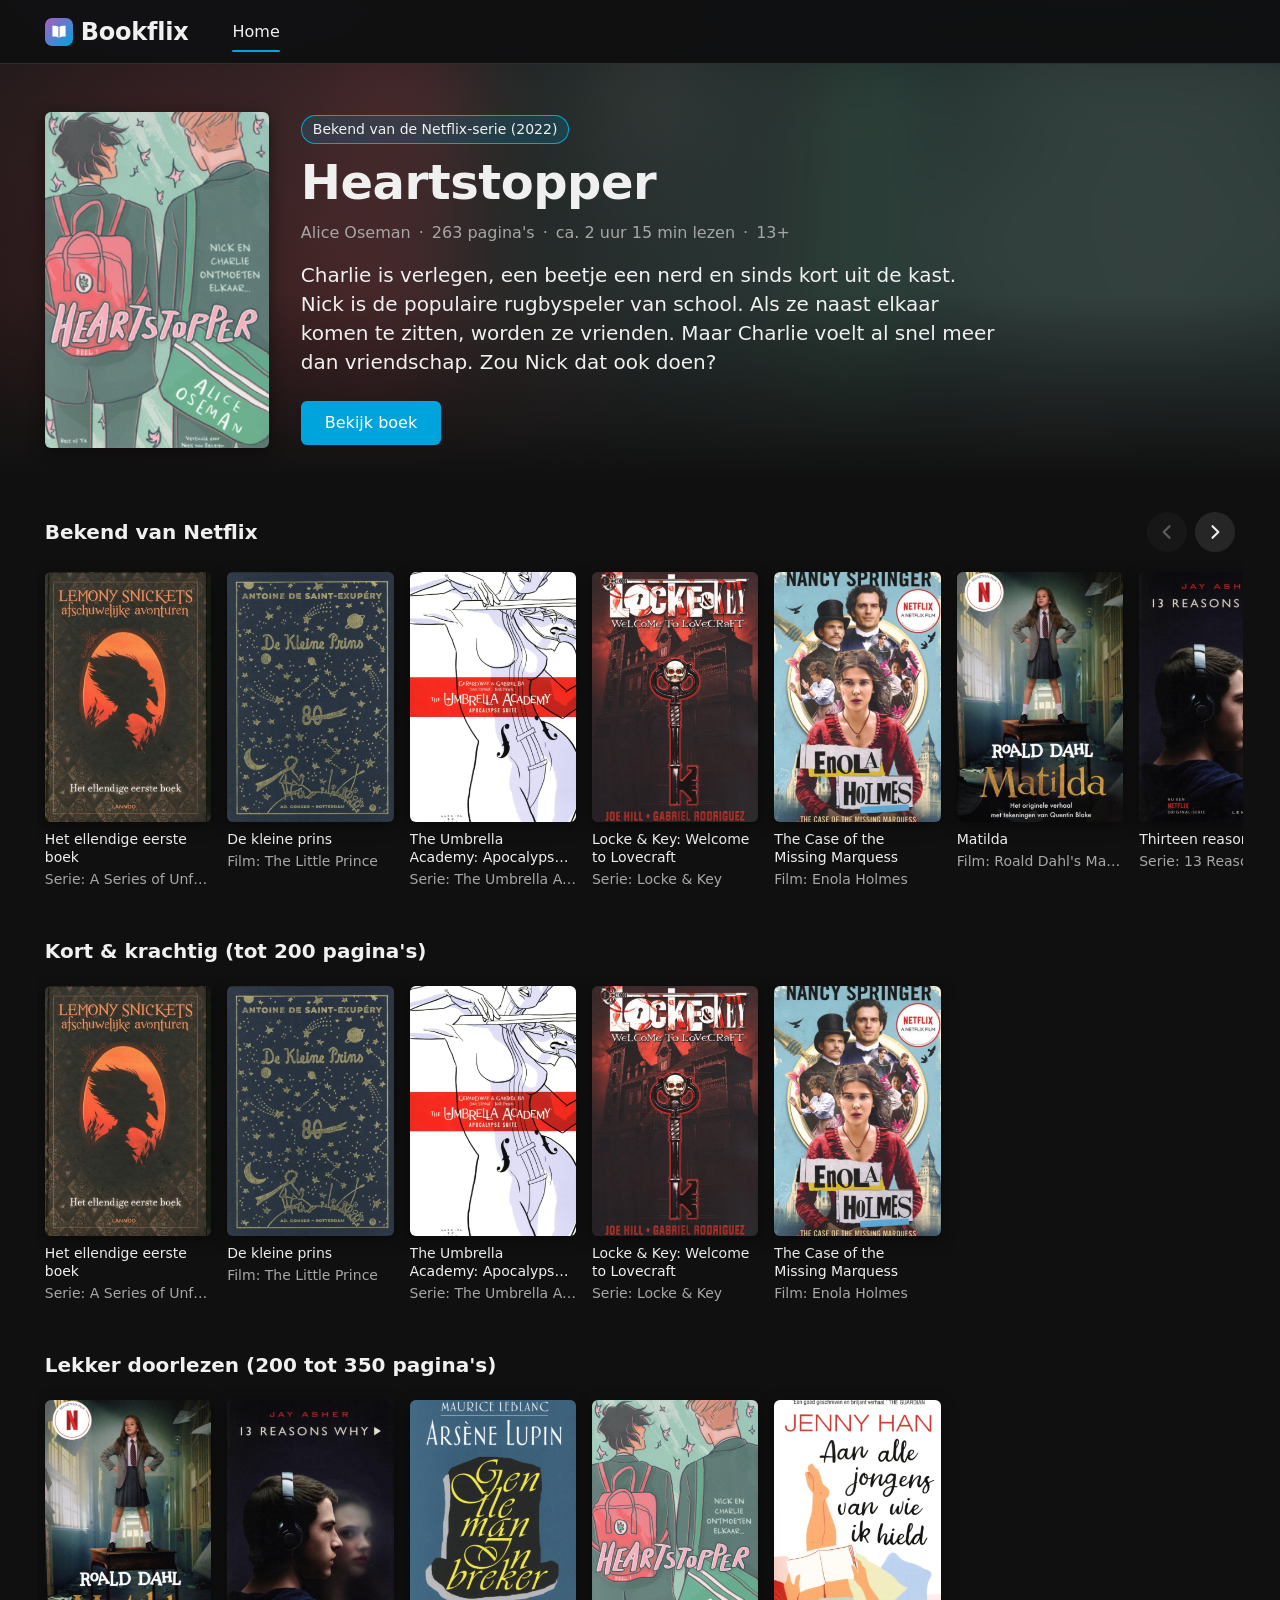
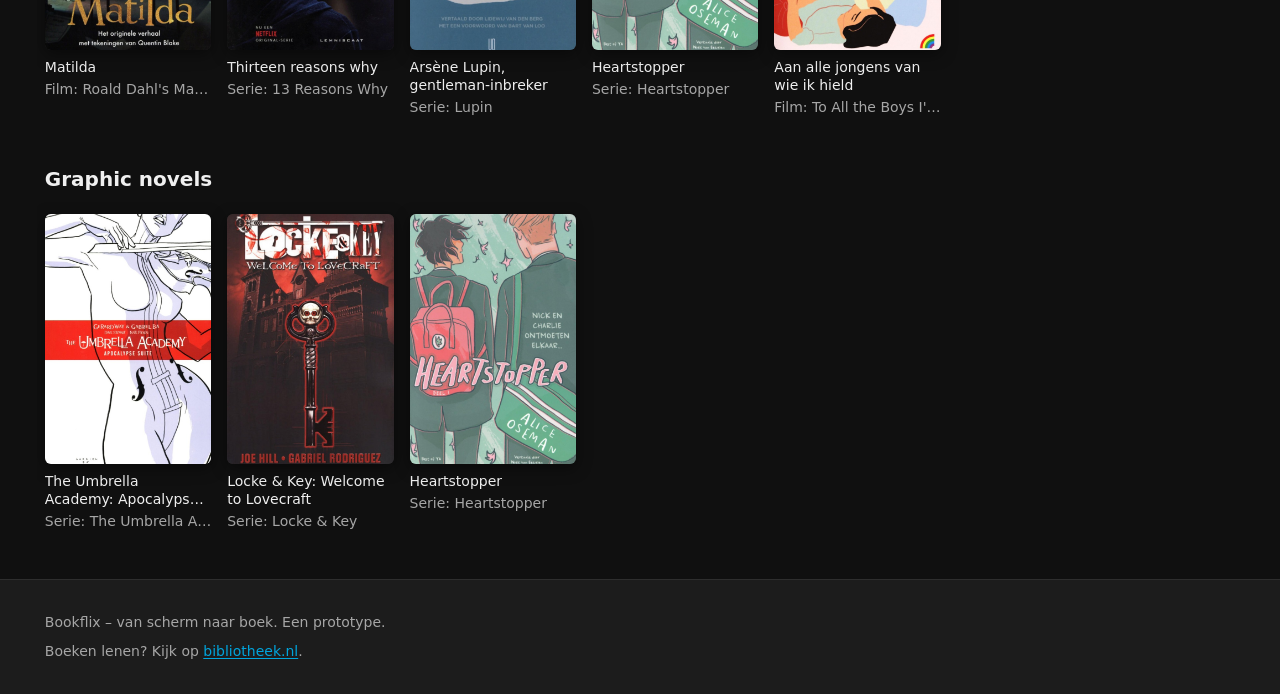
<file: index.html>
<!doctype html>
<html lang="nl">
<head>
  <meta charset="utf-8">
  <meta name="viewport" content="width=device-width, initial-scale=1">
  <title>Bookflix – van scherm naar boek</title>
  <meta name="description" content="Ken je de film of serie al? Ontdek het boek erachter op Bookflix.">
  <link rel="stylesheet" href="css/tokens.css">
  <link rel="stylesheet" href="css/base.css">
  <link rel="stylesheet" href="css/home.css">
</head>
<body>
  <a class="skip-link" href="#inhoud">Naar inhoud</a>

  <header class="site-header">
    <div class="container site-header__inner">
      <a class="site-logo" href="index.html">
        <svg class="site-logo__mark" viewBox="0 0 32 32" aria-hidden="true" focusable="false">
          <defs>
            <linearGradient id="logo-gradient" x1="0" y1="0" x2="1" y2="1">
              <stop offset="0" stop-color="#aa5cc3"/>
              <stop offset="1" stop-color="#00a4dc"/>
            </linearGradient>
          </defs>
          <rect width="32" height="32" rx="8" fill="url(#logo-gradient)"/>
          <path d="M16 10.5c-2.2-1.5-5-2-7.5-1.6v12.3c2.5-.4 5.3.1 7.5 1.6 2.2-1.5 5-2 7.5-1.6V8.9c-2.5-.4-5.3.1-7.5 1.6Z" fill="#fff"/>
          <path d="M16 10.5v12.3" stroke="#5f86d0" stroke-width="1.4"/>
        </svg>
        <span>Bookflix</span>
      </a>
      <nav class="site-nav" aria-label="Hoofdmenu">
        <ul>
          <li><a href="index.html" aria-current="page">Home</a></li>
        </ul>
      </nav>
    </div>
  </header>

  <main id="inhoud" class="site-main home" tabindex="-1">
    <h1 class="visually-hidden">Bookflix: van scherm naar boek</h1>
    <div id="hero"></div>
    <div class="container">
      <p id="home-status" class="home-status" role="status"></p>
      <noscript>
        <p class="home-status">Zet JavaScript aan om de boeken te zien.</p>
      </noscript>
    </div>
    <div id="rijen" class="container home-rows"></div>
  </main>

  <footer class="site-footer">
    <div class="container">
      <p>Bookflix – van scherm naar boek. Een prototype.</p>
      <p>Boeken lenen? Kijk op <a href="https://www.bibliotheek.nl" target="_blank" rel="noopener">bibliotheek.nl</a>.</p>
    </div>
  </footer>

  <script type="module" src="js/home.js"></script>
</body>
</html>
</file>
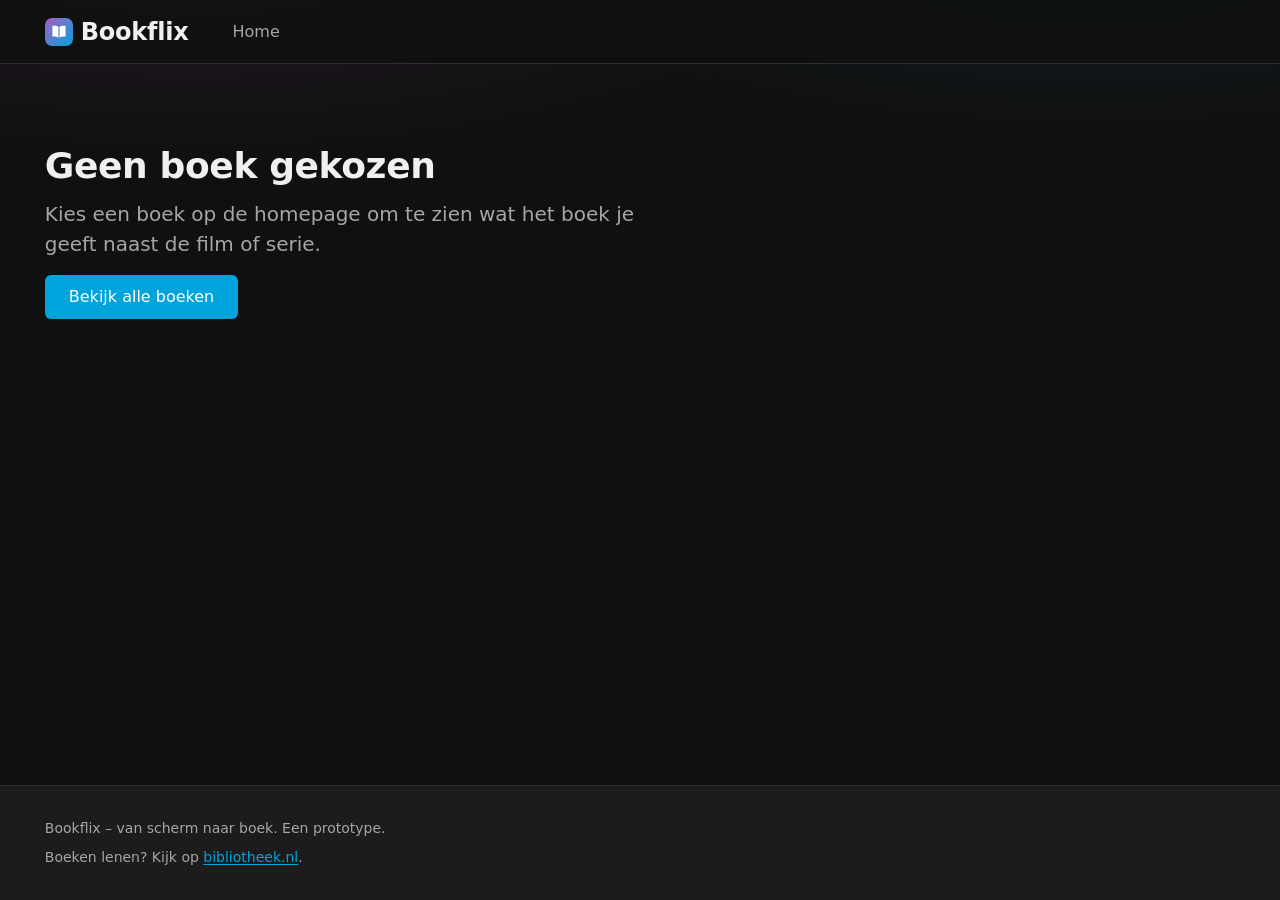
<file: boek.html>
<!doctype html>
<html lang="nl">
<head>
  <meta charset="utf-8">
  <meta name="viewport" content="width=device-width, initial-scale=1">
  <title>Boek – Bookflix</title>
  <meta name="description" content="Lees wat het boek je geeft naast de film of serie.">
  <link rel="stylesheet" href="css/tokens.css">
  <link rel="stylesheet" href="css/base.css">
  <link rel="stylesheet" href="css/detail.css">
  <script type="module" src="js/detail.js"></script>
  <!-- Without JavaScript the page never loads, so only the <noscript> message in main shows. -->
  <noscript><style>.detail-loading { display: none; }</style></noscript>
</head>
<body>
  <a class="skip-link" href="#inhoud">Naar inhoud</a>

  <header class="site-header">
    <div class="container site-header__inner">
      <a class="site-logo" href="index.html">
        <svg class="site-logo__mark" viewBox="0 0 32 32" aria-hidden="true" focusable="false">
          <defs>
            <linearGradient id="logo-gradient" x1="0" y1="0" x2="1" y2="1">
              <stop offset="0" stop-color="#aa5cc3"/>
              <stop offset="1" stop-color="#00a4dc"/>
            </linearGradient>
          </defs>
          <rect width="32" height="32" rx="8" fill="url(#logo-gradient)"/>
          <path d="M16 10.5c-2.2-1.5-5-2-7.5-1.6v12.3c2.5-.4 5.3.1 7.5 1.6 2.2-1.5 5-2 7.5-1.6V8.9c-2.5-.4-5.3.1-7.5 1.6Z" fill="#fff"/>
          <path d="M16 10.5v12.3" stroke="#5f86d0" stroke-width="1.4"/>
        </svg>
        <span>Bookflix</span>
      </a>
      <nav class="site-nav" aria-label="Hoofdmenu">
        <ul>
          <li><a href="index.html">Home</a></li>
        </ul>
      </nav>
    </div>
  </header>

  <main id="inhoud" class="site-main" tabindex="-1">
    <div class="container" id="book-detail" aria-busy="true">
      <p class="detail-loading">Boek wordt geladen…</p>
      <noscript>
        <h1 class="page-title">Boekdetails</h1>
        <p class="lead">Zet JavaScript aan om de gegevens van dit boek te zien.</p>
        <p><a href="index.html">Terug naar home</a></p>
      </noscript>
    </div>
  </main>

  <footer class="site-footer">
    <div class="container">
      <p>Bookflix – van scherm naar boek. Een prototype.</p>
      <p>Boeken lenen? Kijk op <a href="https://www.bibliotheek.nl" target="_blank" rel="noopener">bibliotheek.nl</a>.</p>
    </div>
  </footer>
</body>
</html>
</file>
<file: css/tokens.css>
/* Design tokens: dark media-library theme (charcoal surfaces, blue accent,
   purple-to-blue brand gradient), inspired by self-hosted media players such as Jellyfin. */
:root {
  color-scheme: dark;

  /* Colours */
  --color-bg: #101010;
  --color-surface: #1c1c1c;
  --color-surface-raised: #262626;
  --color-surface-hover: #303030;
  --color-border: #2e2e2e;
  --color-text: #f0f0f0;
  --color-text-muted: #a6a6a6;
  --color-accent: #00a4dc;
  --color-accent-hover: #1bb4ea;
  --color-accent-soft: rgba(0, 164, 220, 0.16);
  --color-accent-secondary: #aa5cc3;
  --color-on-accent: #ffffff;
  --color-focus: #00a4dc;
  --gradient-brand: linear-gradient(135deg, var(--color-accent-secondary), var(--color-accent));
  --color-header-bg: rgba(16, 16, 16, 0.8);

  /* Typography */
  --font-sans: "Noto Sans", system-ui, -apple-system, "Segoe UI", Roboto, "Helvetica Neue", Arial, sans-serif;
  --font-size-sm: 0.875rem;
  --font-size-base: 1rem;
  --font-size-lg: 1.25rem;
  --font-size-xl: 1.5rem;
  --font-size-2xl: 2.25rem;
  --line-height: 1.5;
  --font-weight-medium: 500;
  --font-weight-bold: 600;

  /* Spacing */
  --space-1: 0.25rem;
  --space-2: 0.5rem;
  --space-3: 0.75rem;
  --space-4: 1rem;
  --space-6: 1.5rem;
  --space-8: 2rem;
  --space-12: 3rem;

  /* Shape and layout */
  --radius-sm: 6px;
  --radius-md: 10px;
  --radius-pill: 999px;
  --shadow-card: 0 4px 16px rgba(0, 0, 0, 0.45);
  --header-height: 4rem;
  --content-max-width: 1600px;
  --gutter: clamp(1rem, 3.5vw, 3rem);

  /* Motion */
  --transition-fast: 150ms ease-out;
}
</file>
<file: css/base.css>
/* Reset, layout, header, footer and shared components. Requires tokens.css. */

*,
*::before,
*::after {
  box-sizing: border-box;
}

* {
  margin: 0;
}

html {
  -webkit-text-size-adjust: 100%;
  /* Keep anchor and skip-link targets clear of the sticky header. */
  scroll-padding-top: var(--header-height);
}

body {
  min-height: 100vh;
  display: flex;
  flex-direction: column;
  /* A faint brand-coloured glow behind the header, fading into the charcoal background. */
  background:
    radial-gradient(ellipse 80% 40% at 15% -10%, rgba(170, 92, 195, 0.14), transparent 70%),
    radial-gradient(ellipse 70% 35% at 85% -10%, rgba(0, 164, 220, 0.12), transparent 70%),
    var(--color-bg);
  background-repeat: no-repeat;
  color: var(--color-text);
  font-family: var(--font-sans);
  font-size: var(--font-size-base);
  line-height: var(--line-height);
  -webkit-font-smoothing: antialiased;
}

img,
svg {
  display: block;
  max-width: 100%;
}

button {
  font: inherit;
}

a {
  color: inherit;
}

:focus-visible {
  outline: 3px solid var(--color-focus);
  outline-offset: 2px;
}

@media (prefers-reduced-motion: reduce) {
  *,
  *::before,
  *::after {
    transition-duration: 0.01ms !important;
    animation-duration: 0.01ms !important;
    scroll-behavior: auto !important;
  }
}

/* Utilities */

.container {
  width: 100%;
  max-width: var(--content-max-width);
  margin-inline: auto;
  padding-inline: var(--gutter);
}

.visually-hidden {
  position: absolute;
  width: 1px;
  height: 1px;
  padding: 0;
  overflow: hidden;
  clip: rect(0 0 0 0);
  white-space: nowrap;
  border: 0;
}

.skip-link {
  position: absolute;
  top: var(--space-2);
  left: var(--space-2);
  z-index: 100;
  padding: var(--space-2) var(--space-4);
  background: var(--color-surface-raised);
  border-radius: var(--radius-sm);
  transform: translateY(-200%);
}

.skip-link:focus {
  transform: none;
}

/* Header */

.site-header {
  position: sticky;
  top: 0;
  z-index: 10;
  height: var(--header-height);
  background: var(--color-header-bg);
  -webkit-backdrop-filter: blur(12px);
  backdrop-filter: blur(12px);
  border-bottom: 1px solid var(--color-border);
}

.site-header__inner {
  display: flex;
  align-items: center;
  gap: var(--space-8);
  height: 100%;
}

.site-logo {
  display: inline-flex;
  align-items: center;
  gap: var(--space-2);
  color: var(--color-text);
  font-size: var(--font-size-xl);
  font-weight: var(--font-weight-bold);
  letter-spacing: -0.01em;
  text-decoration: none;
}

.site-logo__mark {
  width: 1.75rem;
  height: 1.75rem;
  flex-shrink: 0;
}

/* Navigation as tabs: the current page gets an accent underline. */
.site-nav ul {
  display: flex;
  gap: var(--space-2);
  padding: 0;
  list-style: none;
}

.site-nav a {
  display: block;
  position: relative;
  padding: var(--space-2) var(--space-3);
  border-radius: var(--radius-sm);
  color: var(--color-text-muted);
  font-weight: var(--font-weight-medium);
  text-decoration: none;
  transition: color var(--transition-fast), background-color var(--transition-fast);
}

.site-nav a:hover {
  background: var(--color-surface-raised);
  color: var(--color-text);
}

.site-nav a[aria-current="page"] {
  color: var(--color-text);
}

.site-nav a[aria-current="page"]::after {
  content: "";
  position: absolute;
  right: var(--space-3);
  bottom: 0;
  left: var(--space-3);
  height: 2px;
  border-radius: 2px;
  background: var(--color-accent);
}

/* Main */

.site-main {
  flex: 1;
  padding-block: var(--space-8);
}

.page-title {
  font-size: var(--font-size-2xl);
  font-weight: var(--font-weight-bold);
  line-height: 1.2;
  letter-spacing: -0.01em;
}

/* Heading above a row of cards, for carousels and "Meer zoals dit". */
.section-title {
  display: flex;
  align-items: center;
  gap: var(--space-2);
  margin-bottom: var(--space-3);
  font-size: var(--font-size-lg);
  font-weight: var(--font-weight-bold);
}

.lead {
  margin-top: var(--space-3);
  color: var(--color-text-muted);
  font-size: var(--font-size-lg);
}

/* Buttons */

.btn {
  display: inline-flex;
  align-items: center;
  justify-content: center;
  gap: var(--space-2);
  min-height: 2.75rem;
  padding: var(--space-2) var(--space-6);
  border: 0;
  border-radius: var(--radius-sm);
  background: var(--color-surface-raised);
  color: var(--color-text);
  font-weight: var(--font-weight-medium);
  text-decoration: none;
  cursor: pointer;
  transition: background-color var(--transition-fast);
}

.btn:hover {
  background: var(--color-surface-hover);
}

.btn-primary {
  background: var(--color-accent);
  color: var(--color-on-accent);
}

.btn-primary:hover {
  background: var(--color-accent-hover);
}

/* Cover: a 2:3 frame used in the hero, the cards and the detail page (see createCover in js/dom.js) */

.cover {
  position: relative;
  aspect-ratio: 2 / 3;
  overflow: hidden;
  border-radius: var(--radius-sm);
  background: var(--color-surface-raised);
  box-shadow: var(--shadow-card);
}

.cover__image {
  width: 100%;
  height: 100%;
  object-fit: cover;
}

/* Placeholder: the generic cover with the book title on top. */
.cover__title {
  position: absolute;
  inset: auto 0 0;
  padding: var(--space-6) var(--space-3) var(--space-3);
  background: linear-gradient(transparent, rgba(0, 0, 0, 0.75));
  color: var(--color-text);
  font-size: var(--font-size-sm);
  font-weight: var(--font-weight-bold);
  line-height: 1.3;
  text-align: center;
  overflow-wrap: anywhere;
}

/* Badge, for example "Bekend van de Netflix-serie (2022)". */
.badge {
  display: inline-block;
  padding: var(--space-1) var(--space-3);
  border-radius: var(--radius-pill);
  background: var(--color-accent-soft);
  color: var(--color-text);
  font-size: var(--font-size-sm);
  font-weight: var(--font-weight-medium);
  box-shadow: inset 0 0 0 1px var(--color-accent);
}

/* Footer */

.site-footer {
  padding-block: var(--space-8);
  border-top: 1px solid var(--color-border);
  background: var(--color-surface);
  color: var(--color-text-muted);
  font-size: var(--font-size-sm);
}

.site-footer a {
  color: var(--color-accent);
  text-underline-offset: 2px;
}

.site-footer a:hover {
  color: var(--color-accent-hover);
}

.site-footer p + p {
  margin-top: var(--space-2);
}
</file>
<file: css/home.css>
/* Home page: hero banner and book carousels. Requires tokens.css and base.css. */

.home {
  /* The hero sits directly under the header. */
  padding-top: 0;
}

.home-status {
  padding-block: var(--space-8);
  color: var(--color-text-muted);
}

/* The status is a live region, so it stays rendered (and in the accessibility
   tree) while empty; only its padding is dropped. */
.home-status:empty {
  padding-block: 0;
}

/* Hero */

.hero {
  position: relative;
  isolation: isolate;
  overflow: hidden;
  margin-bottom: var(--space-8);
}

/* Blurred copy of the cover as a backdrop. home.js sets --hero-backdrop to an
   absolute url(), so it resolves the same wherever the variable is used. */
.hero::before {
  content: "";
  position: absolute;
  inset: 0;
  z-index: -2;
  background: var(--hero-backdrop, none) center / cover no-repeat;
  filter: blur(40px) saturate(1.2) brightness(0.45);
  transform: scale(1.2);
}

/* Fades the backdrop into the page background at the bottom and the left. */
.hero::after {
  content: "";
  position: absolute;
  inset: 0;
  z-index: -1;
  background:
    linear-gradient(to bottom, transparent 55%, var(--color-bg)),
    linear-gradient(to right, color-mix(in srgb, var(--color-bg) 70%, transparent), transparent 70%);
}

.hero__inner {
  display: flex;
  flex-wrap: wrap;
  align-items: center;
  gap: var(--space-6) var(--space-8);
  padding-block: var(--space-12) var(--space-8);
}

.hero__cover {
  flex: 0 0 auto;
  width: clamp(8rem, 18vw, 14rem);
}

.hero__body {
  flex: 1 1 20rem;
  max-width: 44rem;
}

.hero__title {
  margin-top: var(--space-3);
  font-size: clamp(var(--font-size-xl), 2rem + 1.5vw, 3rem);
  font-weight: var(--font-weight-bold);
  line-height: 1.1;
  letter-spacing: -0.01em;
}

.hero__facts {
  display: flex;
  flex-wrap: wrap;
  margin-top: var(--space-3);
  padding: 0;
  color: var(--color-text-muted);
  list-style: none;
}

.hero__facts li + li::before {
  content: "·";
  margin-inline: var(--space-2);
}

.hero__teaser {
  max-width: 60ch;
  margin-top: var(--space-4);
  font-size: var(--font-size-lg);
  line-height: 1.45;
}

.hero__button {
  margin-top: var(--space-6);
}

/* Carousels */

.home-rows {
  display: grid;
  /* minmax(0, 1fr) stops a row from growing to the width of all its cards. */
  grid-template-columns: minmax(0, 1fr);
  gap: var(--space-8);
}

.carousel__header {
  display: flex;
  align-items: center;
  justify-content: space-between;
  gap: var(--space-4);
  margin-bottom: var(--space-2);
}

.carousel__title {
  margin-bottom: 0;
}

.carousel__controls {
  display: flex;
  flex-shrink: 0;
  gap: var(--space-2);
}

.carousel__controls[hidden] {
  display: none;
}

.carousel__button {
  display: grid;
  place-items: center;
  width: 2.5rem;
  height: 2.5rem;
  padding: 0;
  border: 0;
  border-radius: var(--radius-pill);
  background: var(--color-surface-raised);
  color: var(--color-text);
  cursor: pointer;
  transition: background-color var(--transition-fast), opacity var(--transition-fast);
}

.carousel__button[aria-disabled="true"] {
  opacity: 0.35;
  cursor: default;
}

/* Hover effects only on devices that can hover; on touch screens they would
   stick after a tap. */
@media (hover: hover) {
  .carousel__button:not([aria-disabled="true"]):hover {
    background: var(--color-surface-hover);
  }
}

.carousel__button svg {
  width: 1.25rem;
  height: 1.25rem;
  fill: none;
  stroke: currentColor;
  stroke-width: 2.5;
  stroke-linecap: round;
  stroke-linejoin: round;
}

.carousel__track {
  --card-width: clamp(8.5rem, 8vw + 4rem, 11.5rem);
  --track-bleed: var(--space-2);

  display: grid;
  grid-auto-columns: var(--card-width);
  grid-auto-flow: column;
  gap: var(--space-4);
  /* Room around the cards so the hover lift and focus ring are not clipped. */
  margin-inline: calc(-1 * var(--track-bleed));
  padding: var(--space-3) var(--track-bleed) var(--space-4);
  overflow-x: auto;
  overscroll-behavior-x: contain;
  scroll-snap-type: x proximity;
  scroll-padding-inline: var(--track-bleed);
  scrollbar-width: thin;
  scrollbar-color: var(--color-surface-hover) transparent;
  list-style: none;
}

.carousel__item {
  scroll-snap-align: start;
}

.book-card {
  display: flex;
  flex-direction: column;
  gap: var(--space-1);
  border-radius: var(--radius-sm);
  color: var(--color-text);
  text-decoration: none;
}

.book-card:focus-visible {
  outline: none;
}

.book-card__cover {
  margin-bottom: var(--space-1);
  transition: transform var(--transition-fast), box-shadow var(--transition-fast);
}

.book-card:focus-visible .book-card__cover {
  transform: translateY(-4px);
}

@media (hover: hover) {
  .book-card:hover .book-card__cover {
    transform: translateY(-4px);
    box-shadow: var(--shadow-card), 0 0 0 2px var(--color-accent);
  }

  .book-card:hover .book-card__title {
    color: var(--color-accent-hover);
  }
}

.book-card:focus-visible .book-card__cover {
  outline: 3px solid var(--color-focus);
  outline-offset: 2px;
}

.book-card__title {
  display: -webkit-box;
  overflow: hidden;
  -webkit-box-orient: vertical;
  -webkit-line-clamp: 2;
  font-size: var(--font-size-sm);
  font-weight: var(--font-weight-medium);
  line-height: 1.3;
}

.book-card__meta {
  overflow: hidden;
  color: var(--color-text-muted);
  font-size: var(--font-size-sm);
  line-height: 1.3;
  text-overflow: ellipsis;
  white-space: nowrap;
}
</file>
<file: css/detail.css>
/* Detail page boek.html. Requires tokens.css and base.css. */

.detail-loading {
  color: var(--color-text-muted);
}

.detail-back {
  display: inline-block;
  margin-bottom: var(--space-6);
  color: var(--color-text-muted);
  font-weight: var(--font-weight-medium);
  text-decoration: none;
  transition: color var(--transition-fast);
}

.detail-back:hover {
  color: var(--color-text);
}

/* Layout */

.detail {
  position: relative;
  isolation: isolate;
}

/* Blurred cover behind the top of the page, fading into the background. */
.detail--has-backdrop::before {
  content: "";
  position: absolute;
  z-index: -1;
  inset: calc(-1 * var(--space-12)) calc(-1 * var(--gutter)) auto;
  height: 32rem;
  background-image: var(--detail-backdrop);
  background-position: center 30%;
  background-size: cover;
  filter: blur(48px) saturate(1.2);
  opacity: 0.28;
  -webkit-mask-image: linear-gradient(to bottom, transparent, #000 20%, #000 40%, transparent);
  mask-image: linear-gradient(to bottom, transparent, #000 20%, #000 40%, transparent);
  pointer-events: none;
}

.detail-header {
  display: grid;
  gap: var(--space-8);
  align-items: start;
}

@media (min-width: 48rem) {
  .detail-header {
    grid-template-columns: minmax(12rem, 18rem) minmax(0, 1fr);
    gap: var(--space-12);
  }
}

.detail-info {
  display: flex;
  flex-direction: column;
  align-items: flex-start;
  gap: var(--space-3);
  max-width: 46rem;
}

.detail-body {
  display: grid;
  gap: var(--space-8);
  max-width: 64rem;
  margin-top: var(--space-12);
}

/* Cover: the shared .cover from base.css (createCover in js/dom.js), sized for this page. */

.detail-cover {
  width: min(100%, 15rem);
  margin-inline: auto;
  /* Larger than the cards, so slightly rounder corners. */
  border-radius: var(--radius-md);
}

@media (min-width: 48rem) {
  .detail-cover {
    width: 100%;
  }
}

/* Heading block: the badge is the shared .badge from base.css. */

.detail-note {
  color: var(--color-text-muted);
  font-size: var(--font-size-sm);
}

.detail-title {
  font-size: clamp(var(--font-size-xl), 4vw, 2.75rem);
  font-weight: var(--font-weight-bold);
  line-height: 1.15;
  letter-spacing: -0.015em;
  overflow-wrap: anywhere;
}

.detail-subtitle {
  margin-top: calc(-1 * var(--space-2));
  color: var(--color-text-muted);
  font-size: var(--font-size-lg);
}

.detail-author {
  font-size: var(--font-size-lg);
  font-weight: var(--font-weight-medium);
}

.detail-teaser {
  margin-top: var(--space-2);
  font-size: var(--font-size-lg);
  line-height: 1.6;
}

.detail-actions {
  display: flex;
  flex-wrap: wrap;
  gap: var(--space-3);
  margin-top: var(--space-4);
}

/* Tags: genres and content warnings */

.detail-tags {
  display: flex;
  flex-wrap: wrap;
  gap: var(--space-2);
  padding: 0;
  list-style: none;
}

.detail-tag {
  padding: var(--space-1) var(--space-3);
  border: 1px solid var(--color-border);
  border-radius: var(--radius-pill);
  background: var(--color-surface);
  color: var(--color-text-muted);
  font-size: var(--font-size-sm);
}

.detail-tag--warning {
  border-color: transparent;
  background: var(--color-surface-raised);
  color: var(--color-text);
}

/* "Wat biedt het boek extra?" */

.detail-extra {
  padding: var(--space-6);
  border-left: 4px solid var(--color-accent);
  border-radius: var(--radius-md);
  background: var(--color-surface);
}

.detail-extra__text {
  font-size: var(--font-size-lg);
  line-height: 1.6;
}

/* Content warnings */

.detail-warnings__title {
  font-size: var(--font-size-base);
  font-weight: var(--font-weight-bold);
}

.detail-warnings__intro {
  margin-block: var(--space-1) var(--space-3);
  color: var(--color-text-muted);
  font-size: var(--font-size-sm);
}

/* Facts */

.detail-facts {
  display: grid;
  grid-template-columns: repeat(auto-fill, minmax(9rem, 1fr));
  /* Every row as tall as the tallest, so all boxes have the same size. */
  grid-auto-rows: 1fr;
  gap: var(--space-3);
}

.detail-facts__item {
  display: flex;
  flex-direction: column;
  gap: var(--space-1);
  padding: var(--space-3) var(--space-4);
  border: 1px solid var(--color-border);
  border-radius: var(--radius-md);
  background: var(--color-surface);
}

.detail-facts__term {
  color: var(--color-text-muted);
  font-size: var(--font-size-sm);
}

.detail-facts__value {
  font-weight: var(--font-weight-medium);
  overflow-wrap: anywhere;
}

/* Not found */

.detail-empty {
  max-width: 40rem;
  padding-block: var(--space-12);
}
</file>
